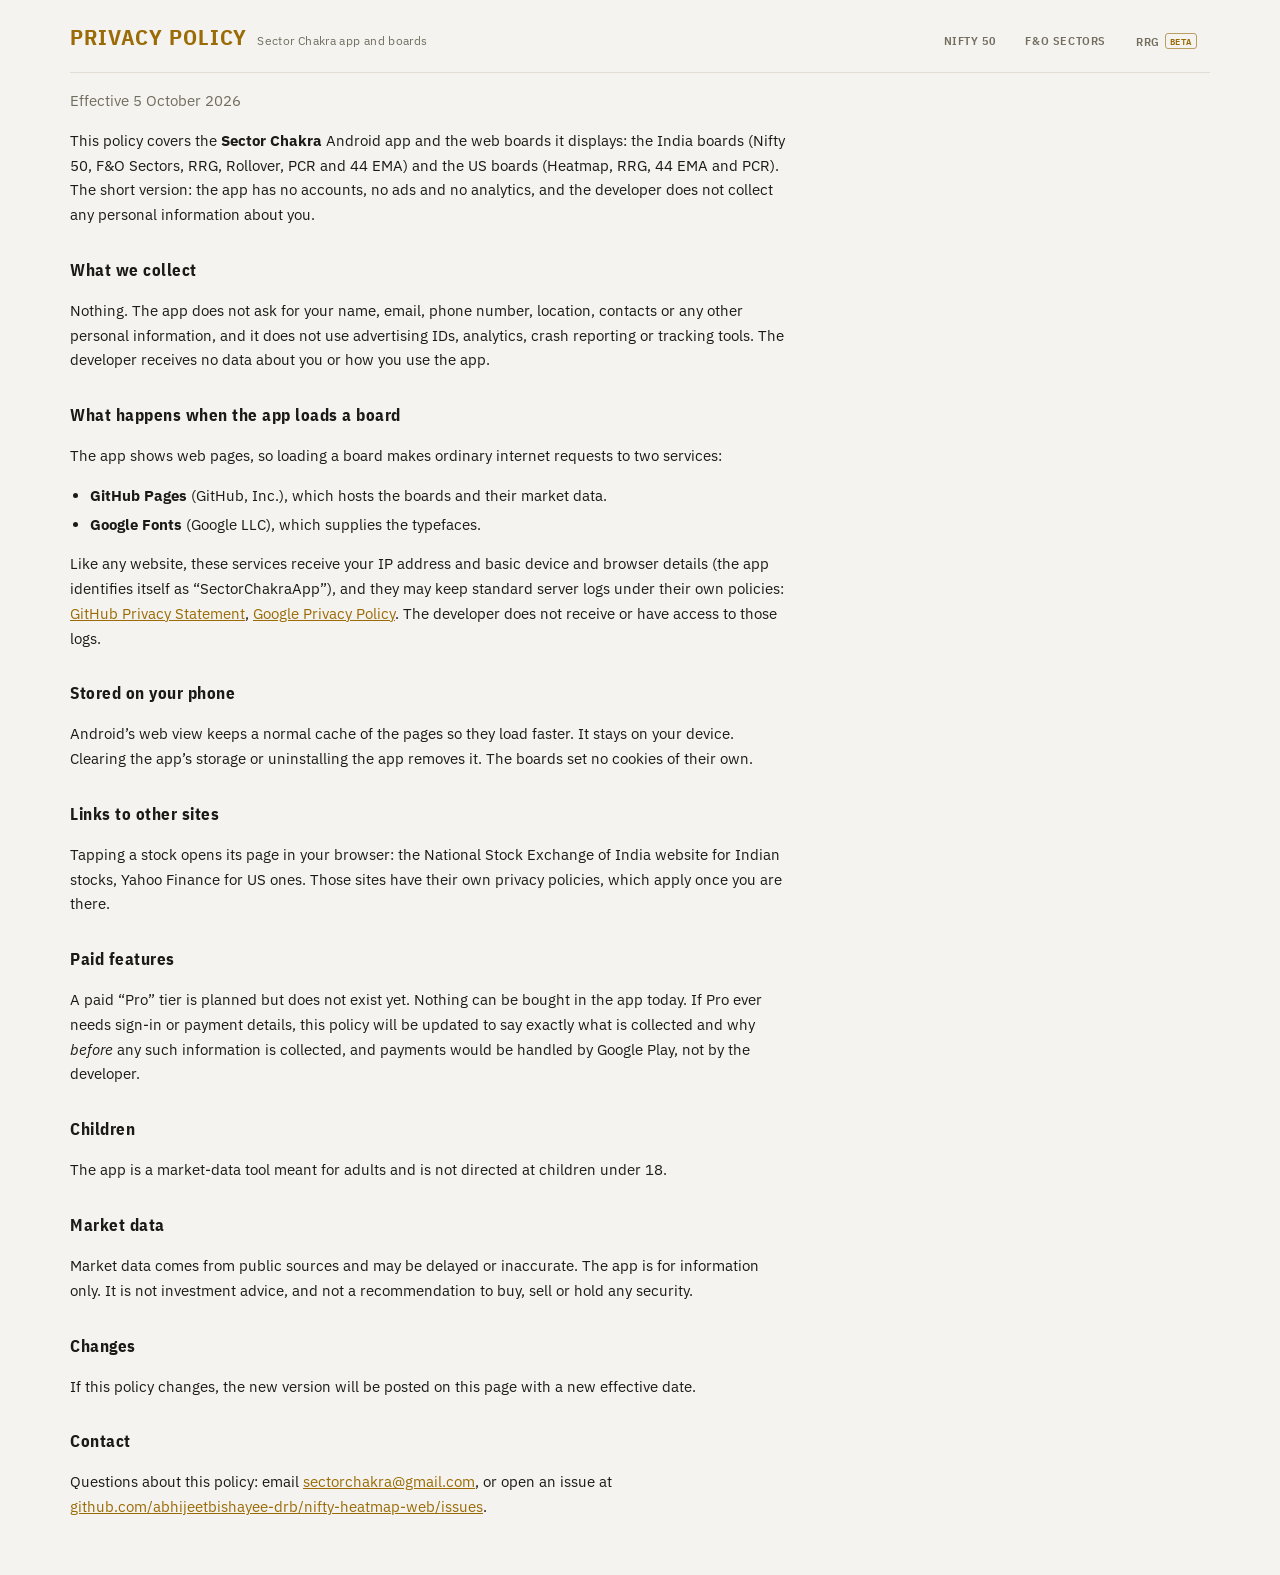
<file: privacy.html>
<!doctype html>
<html lang="en">
<head>
<meta charset="utf-8">
<meta name="viewport" content="width=device-width,initial-scale=1">
<title>Privacy Policy · Sector Chakra</title>
<link rel="preconnect" href="https://fonts.gstatic.com" crossorigin>
<link rel="stylesheet" href="https://fonts.googleapis.com/css2?family=IBM+Plex+Sans+Condensed:wght@500;600;700&family=IBM+Plex+Sans:wght@400;500;600&family=IBM+Plex+Mono:wght@400;500;600;700&display=swap">
<link rel="stylesheet" href="assets/app.css?v=20261006b">
<style>
  .policy{ max-width:720px; font-size:15px; line-height:1.65; }
  .policy h2{ font-family:"IBM Plex Sans Condensed",sans-serif; font-size:17px; letter-spacing:0.03em;
              color:var(--text); margin:28px 0 8px; }
  .policy p, .policy li{ color:var(--text); }
  .policy ul{ padding-left:20px; margin:6px 0; }
  .policy li{ margin:4px 0; }
  .policy .dim{ color:var(--text-dim); }
  .policy a{ color:var(--accent); }
</style>
</head>
<body>
<div class="wrap">
  <div class="topbar">
    <div class="brand">
      <h1>Privacy Policy</h1>
      <span class="sub">Sector Chakra app and boards</span>
    </div>
    <nav class="nav">
      <a href="index.html">Nifty 50</a>
      <a href="sectors.html">F&amp;O Sectors</a>
      <a href="rrg.html">RRG<span class="beta">Beta</span></a>
    </nav>
  </div>

  <div class="policy">
    <p class="dim">Effective 5 October 2026</p>

    <p>This policy covers the <strong>Sector Chakra</strong> Android app and the web boards it
    displays: the India boards (Nifty 50, F&amp;O Sectors, RRG, Rollover, PCR and 44 EMA) and the
    US boards (Heatmap, RRG, 44 EMA and PCR). The short version: the
    app has no accounts, no ads and no analytics, and the developer does not collect any personal
    information about you.</p>

    <h2>What we collect</h2>
    <p>Nothing. The app does not ask for your name, email, phone number, location, contacts or any
    other personal information, and it does not use advertising IDs, analytics, crash reporting or
    tracking tools. The developer receives no data about you or how you use the app.</p>

    <h2>What happens when the app loads a board</h2>
    <p>The app shows web pages, so loading a board makes ordinary internet requests to two
    services:</p>
    <ul>
      <li><strong>GitHub Pages</strong> (GitHub, Inc.), which hosts the boards and their market data.</li>
      <li><strong>Google Fonts</strong> (Google LLC), which supplies the typefaces.</li>
    </ul>
    <p>Like any website, these services receive your IP address and basic device and browser
    details (the app identifies itself as &ldquo;SectorChakraApp&rdquo;), and they may keep
    standard server logs under their own policies:
    <a href="https://docs.github.com/en/site-policy/privacy-policies/github-general-privacy-statement">GitHub Privacy Statement</a>,
    <a href="https://policies.google.com/privacy">Google Privacy Policy</a>.
    The developer does not receive or have access to those logs.</p>

    <h2>Stored on your phone</h2>
    <p>Android&rsquo;s web view keeps a normal cache of the pages so they load faster. It stays on
    your device. Clearing the app&rsquo;s storage or uninstalling the app removes it. The boards
    set no cookies of their own.</p>

    <h2>Links to other sites</h2>
    <p>Tapping a stock opens its page in your browser: the National Stock Exchange of India
    website for Indian stocks, Yahoo Finance for US ones. Those sites have their own privacy
    policies, which apply once you are there.</p>

    <h2>Paid features</h2>
    <p>A paid &ldquo;Pro&rdquo; tier is planned but does not exist yet. Nothing can be bought in
    the app today. If Pro ever needs sign-in or payment details, this policy will be updated to
    say exactly what is collected and why <em>before</em> any such information is collected,
    and payments would be handled by Google Play, not by the developer.</p>

    <h2>Children</h2>
    <p>The app is a market-data tool meant for adults and is not directed at children under 18.</p>

    <h2>Market data</h2>
    <p>Market data comes from public sources and may be delayed or inaccurate. The app is for
    information only. It is not investment advice, and not a recommendation to buy, sell or
    hold any security.</p>

    <h2>Changes</h2>
    <p>If this policy changes, the new version will be posted on this page with a new effective
    date.</p>

    <h2>Contact</h2>
    <p>Questions about this policy: email
    <a href="mailto:sectorchakra@gmail.com">sectorchakra@gmail.com</a>, or open an issue at
    <a href="https://github.com/abhijeetbishayee-drb/nifty-heatmap-web/issues">github.com/abhijeetbishayee-drb/nifty-heatmap-web/issues</a>.</p>
  </div>
</div>
</body>
</html>
</file>
<file: assets/app.css>
/* Shared by index.html, sectors.html and rrg.html. Those pages load this file
   (and app.js) as ?v=YYYYMMDD - bump that in all three when either asset
   changes, or browsers and the Android app's WebView keep the old copy for up
   to GitHub Pages' 10-minute cache lifetime while the new HTML has arrived. */
:root{
    --bg:#f4f3ef;
    --panel:#ffffff;
    --panel-2:#faf9f6;
    --border:#e1ddd2;
    --text:#1b1a17;
    --text-dim:#726d5f;
    --accent:#9a6b06;

    --b-strong-gain:#1f8a4c; --b-strong-gain-tx:#ffffff;
    --b-gain-3:#2f9d55;      --b-gain-3-tx:#ffffff;
    --b-gain-2:#4bad63;      --b-gain-2-tx:#0d2414;
    --b-gain-1:#8fc79b;      --b-gain-1-tx:#12321c;
    --b-flat:#cabf8e;        --b-flat-tx:#2c2712;
    --b-loss-1:#e4a09a;      --b-loss-1-tx:#3a0f0b;
    --b-loss-2:#d4655c;      --b-loss-2-tx:#ffffff;
    --b-loss-3:#b8362d;      --b-loss-3-tx:#ffffff;
    --b-strong-loss:#8f1f18; --b-strong-loss-tx:#ffffff;
    --b-na:#d8d4c8;          --b-na-tx:#726d5f;

    --live-dot:#2f9d55;
    --info:#2f5fa8; --info-tx:#ffffff;
  }
  @media (prefers-color-scheme: dark){
    :root:not([data-theme="light"]){
      --bg:#0b0c0d; --panel:#141517; --panel-2:#191a1d; --border:#2a2c30;
      --text:#eceae4; --text-dim:#8b8a83; --accent:#e8b84a;
      --info:#4d84e2; --info-tx:#08122a;
      --b-strong-gain:#0e8a45; --b-strong-gain-tx:#eafff0;
      --b-gain-3:#159650;      --b-gain-3-tx:#eafff0;
      --b-gain-2:#238f52;      --b-gain-2-tx:#eafff0;
      --b-gain-1:#356b48;      --b-gain-1-tx:#dcf3e2;
      --b-flat:#5c5530;        --b-flat-tx:#f1ecd4;
      --b-loss-1:#6e2a26;      --b-loss-1-tx:#fce3e0;
      --b-loss-2:#8a231e;      --b-loss-2-tx:#fde5e3;
      --b-loss-3:#9c1912;      --b-loss-3-tx:#ffe6e4;
      --b-strong-loss:#7a120c; --b-strong-loss-tx:#ffe1de;
      --b-na:#232427;          --b-na-tx:#7a7972;
      --live-dot:#3ec46f;
    }
  }
  :root[data-theme="dark"]{
    --bg:#0b0c0d; --panel:#141517; --panel-2:#191a1d; --border:#2a2c30;
    --text:#eceae4; --text-dim:#8b8a83; --accent:#e8b84a;
    --b-strong-gain:#0e8a45; --b-strong-gain-tx:#eafff0;
    --b-gain-3:#159650;      --b-gain-3-tx:#eafff0;
    --b-gain-2:#238f52;      --b-gain-2-tx:#eafff0;
    --b-gain-1:#356b48;      --b-gain-1-tx:#dcf3e2;
    --b-flat:#5c5530;        --b-flat-tx:#f1ecd4;
    --b-loss-1:#6e2a26;      --b-loss-1-tx:#fce3e0;
    --b-loss-2:#8a231e;      --b-loss-2-tx:#fde5e3;
    --b-loss-3:#9c1912;      --b-loss-3-tx:#ffe6e4;
    --b-strong-loss:#7a120c; --b-strong-loss-tx:#ffe1de;
    --b-na:#232427;          --b-na-tx:#7a7972;
    --live-dot:#3ec46f;
    --info:#4d84e2; --info-tx:#08122a;
  }

  *{box-sizing:border-box;}
  /* a class with display:flex/grid beats the UA sheet's [hidden] rule */
  [hidden]{ display:none !important; }
  body{
    margin:0;
    background:var(--bg);
    color:var(--text);
    font-family:"IBM Plex Sans",system-ui,sans-serif;
    -webkit-font-smoothing:antialiased;
  }
  .wrap{ max-width:1180px; margin:0 auto; padding:22px 20px 40px; }

  .topbar{
    display:flex; align-items:baseline; justify-content:space-between;
    flex-wrap:wrap; gap:10px 24px; padding-bottom:16px;
    border-bottom:1px solid var(--border); margin-bottom:16px;
  }
  .brand{ display:flex; align-items:baseline; gap:10px; }
  .brand h1{
    font-family:"IBM Plex Sans Condensed",sans-serif; font-weight:700;
    font-size:22px; letter-spacing:0.04em; text-transform:uppercase;
    color:var(--accent); margin:0;
  }
  .brand .sub{ font-size:12px; color:var(--text-dim); letter-spacing:0.03em; }
  .index-readout{
    display:flex; align-items:baseline; gap:10px;
    font-family:"IBM Plex Mono",monospace; font-variant-numeric:tabular-nums;
  }
  .index-readout .idx-name{
    font-family:"IBM Plex Sans Condensed",sans-serif; font-weight:600;
    font-size:13px; color:var(--text-dim); letter-spacing:0.05em; text-transform:uppercase;
  }
  .index-readout .idx-price{ font-size:20px; font-weight:600; }
  .index-readout .idx-delta{ font-size:14px; font-weight:600; padding:2px 8px; border-radius:3px; }
  .idx-delta.up{ background:var(--b-gain-2); color:var(--b-gain-2-tx); }
  .idx-delta.down{ background:var(--b-loss-2); color:var(--b-loss-2-tx); }

  /* ── Index range cards ─────────────────────────── */
  .indices-row{
    display:grid; grid-template-columns:1fr 1fr; gap:16px;
    margin-bottom:20px;
  }
  @media (max-width:560px){ .indices-row{ grid-template-columns:1fr; } }
  .index-card{
    background:var(--panel); border:1px solid var(--border);
    border-radius:8px; padding:14px 18px 18px;
  }
  .index-card-head{
    display:flex; flex-wrap:wrap; align-items:baseline;
    gap:4px 12px; margin-bottom:14px;
  }
  .index-card-head .idx-name{ flex:1 1 auto; }
  .index-card-head .idx-figures{
    display:flex; align-items:baseline; gap:8px; flex-wrap:nowrap;
  }
  .idx-price{ white-space:nowrap; }
  .idx-delta{ white-space:nowrap; }
  .range-visual{ position:relative; height:58px; }
  .range-visual .track-line{
    position:absolute; top:40px; left:44px; right:44px; height:2px;
    background:var(--border);
  }
  .range-visual .end-pill{
    position:absolute; top:40px; transform:translateY(-50%);
    font-family:"IBM Plex Mono",monospace; font-size:11px; font-weight:600;
    padding:5px 9px; border-radius:12px; white-space:nowrap;
    background:var(--panel-2); color:var(--text-dim); border:1px solid var(--border);
    font-variant-numeric:tabular-nums;
  }
  .range-visual .end-pill.low{ left:0; }
  .range-visual .end-pill.high{ right:0; }
  .range-visual .cur-dot{
    position:absolute; top:40px; width:9px; height:9px; border-radius:50%;
    background:var(--info); transform:translate(-50%,-50%);
    box-shadow:0 0 0 3px color-mix(in srgb, var(--info) 25%, transparent);
  }
  .range-visual .cur-stem{
    position:absolute; top:24px; width:2px; height:16px;
    background:var(--info); transform:translateX(-50%); opacity:0.55;
  }
  .range-visual .cur-pill{
    position:absolute; top:0; transform:translateX(-50%);
    background:var(--info); color:var(--info-tx); font-weight:700; font-size:12.5px;
    padding:5px 10px; border-radius:14px; white-space:nowrap;
    font-family:"IBM Plex Mono",monospace; font-variant-numeric:tabular-nums;
  }

  .meta-row{
    display:flex; justify-content:space-between; align-items:center;
    flex-wrap:wrap; gap:8px 20px; margin-bottom:16px;
    font-size:11.5px; color:var(--text-dim);
  }
  .status{ display:flex; align-items:center; gap:8px; font-family:"IBM Plex Mono",monospace; }
  .live-dot{
    width:7px; height:7px; border-radius:50%; background:var(--live-dot);
    box-shadow:0 0 0 0 var(--live-dot);
    animation:pulse 2s infinite;
  }
  @media (prefers-reduced-motion:reduce){ .live-dot{ animation:none; } }
  @keyframes pulse{
    0%{ box-shadow:0 0 0 0 color-mix(in srgb, var(--live-dot) 55%, transparent); }
    70%{ box-shadow:0 0 0 6px transparent; }
    100%{ box-shadow:0 0 0 0 transparent; }
  }
  .status.stale .live-dot{ background:var(--b-loss-3); animation:none; }
  /* amber = the scheduled rebuild has not run when it should have.
     Distinct from .stale (red, the feed is unreachable): the data here
     is readable and correct as of its own date, it is just not today's. */
  .status.overdue .live-dot{ background:var(--q-weak); animation:none; }
  .status.overdue #statusText{ color:var(--q-weak); }
  .legend{ display:flex; align-items:center; gap:6px 5px; flex-wrap:wrap; }
  .legend .chip{ width:16px; height:10px; border-radius:2px; }
  .legend span.lbl{ margin:0 2px; }

  .grid{
    display:grid; grid-template-columns:repeat(auto-fill,minmax(128px,1fr));
    gap:4px; margin-bottom:22px;
  }
  .tile{
    border-radius:4px; padding:8px 10px 7px; min-height:92px;
    display:flex; flex-direction:column; gap:5px;
    transition:transform .12s ease, box-shadow .12s ease, background-color .4s ease;
    color:inherit; text-decoration:none; cursor:pointer;
  }
  .tile:hover{ transform:translateY(-2px); box-shadow:0 4px 14px color-mix(in srgb, currentColor 22%, transparent); }
  .tile:focus-visible{ outline:2px solid var(--info); outline-offset:2px; }
  .tile .name{ font-family:"IBM Plex Sans Condensed",sans-serif; font-weight:600; font-size:12.5px; letter-spacing:0.01em; }
  /* Company name under the ticker (from nifty-heatmap-core COMPANY_NAMES).
     One line, ellipsized, so long names cannot change the tile height. */
  .tile .full{ font-size:10.5px; line-height:1.2; margin-top:-4px; opacity:0.78;
               white-space:nowrap; overflow:hidden; text-overflow:ellipsis; }
  .tile .figures{ display:flex; align-items:baseline; justify-content:space-between; gap:6px; }
  .tile .price{ font-family:"IBM Plex Mono",monospace; font-size:11px; font-variant-numeric:tabular-nums; opacity:0.92; }
  .tile .pct{ font-family:"IBM Plex Mono",monospace; font-weight:700; font-size:12.5px; font-variant-numeric:tabular-nums; }

  .day-range{ margin-top:auto; }
  .day-range .track{
    position:relative; height:3px; border-radius:2px;
    background:color-mix(in srgb, currentColor 28%, transparent);
  }
  .day-range .dot{
    position:absolute; top:50%; width:7px; height:7px; border-radius:50%;
    background:currentColor; transform:translate(-50%,-50%);
    box-shadow:0 0 0 2px color-mix(in srgb, currentColor 22%, transparent);
  }
  .day-range .labels{
    display:flex; justify-content:space-between; margin-top:3px;
    font-family:"IBM Plex Mono",monospace; font-size:8.5px;
    font-variant-numeric:tabular-nums; opacity:0.8; letter-spacing:0.01em;
  }

  /* Week/month nested bar. Shares the tile's currentColor so it themes with
     the tile's own bucket instead of needing a colour per bucket. */
  .per-range{ margin-top:5px; }
  .per-track{ position:relative; height:7px; }
  .per-track > div{ position:absolute; top:50%; transform:translateY(-50%); }
  .per-m{ left:0; right:0; height:3px; border-radius:2px;
          background:color-mix(in srgb, currentColor 16%, transparent); }
  .per-w{ height:3px; border-radius:2px;
          background:color-mix(in srgb, currentColor 58%, transparent); }
  .per-dot{ width:6px; height:6px; border-radius:50%; background:currentColor;
            transform:translate(-50%,-50%); }
  /* One line, never two: the three parts wrapped at narrow tile widths and the
     month high ended up under the low. nowrap plus a shrinkable middle keeps
     the two prices pinned to the ends, which is what makes it read as a range. */
  .per-cap{
    display:flex; justify-content:space-between; align-items:baseline; gap:5px;
    margin-top:3px; white-space:nowrap;
    font-family:"IBM Plex Mono",monospace; font-size:8px;
    font-variant-numeric:tabular-nums; opacity:0.72; letter-spacing:0.01em;
  }
  .per-cap .ten{ font-size:7.5px; opacity:0.92; overflow:hidden; text-overflow:ellipsis; }

  .b-strong-gain{ background:var(--b-strong-gain); color:var(--b-strong-gain-tx); }
  .b-gain-3{ background:var(--b-gain-3); color:var(--b-gain-3-tx); }
  .b-gain-2{ background:var(--b-gain-2); color:var(--b-gain-2-tx); }
  .b-gain-1{ background:var(--b-gain-1); color:var(--b-gain-1-tx); }
  .b-flat{ background:var(--b-flat); color:var(--b-flat-tx); }
  .b-loss-1{ background:var(--b-loss-1); color:var(--b-loss-1-tx); }
  .b-loss-2{ background:var(--b-loss-2); color:var(--b-loss-2-tx); }
  .b-loss-3{ background:var(--b-loss-3); color:var(--b-loss-3-tx); }
  .b-strong-loss{ background:var(--b-strong-loss); color:var(--b-strong-loss-tx); }
  .b-na{ background:var(--b-na); color:var(--b-na-tx); }

  .movers{ display:grid; grid-template-columns:1fr 1fr; gap:16px; }
  @media (max-width:520px){ .movers{ grid-template-columns:1fr; } }
  .mover-panel{ background:var(--panel); border:1px solid var(--border); border-radius:6px; padding:14px 16px; }
  .mover-panel h2{
    font-family:"IBM Plex Sans Condensed",sans-serif; font-size:12px; font-weight:700;
    letter-spacing:0.08em; text-transform:uppercase; margin:0 0 10px;
  }
  .mover-panel.gainers h2{ color:var(--b-gain-3); }
  .mover-panel.losers h2{ color:var(--b-loss-3); }
  .mover-row{
    padding:7px 0; border-bottom:1px solid var(--border);
    font-family:"IBM Plex Mono",monospace; font-size:12.5px; font-variant-numeric:tabular-nums;
  }
  .mover-row:last-child{ border-bottom:none; }
  .mover-top{ display:flex; justify-content:space-between; align-items:baseline; margin-bottom:5px; }
  .mover-row .m-name{ font-family:"IBM Plex Sans Condensed",sans-serif; font-weight:600; font-size:13px; color:var(--text);
                      flex:1; min-width:0; white-space:nowrap; overflow:hidden; text-overflow:ellipsis; }
  .mover-row .m-full{ margin-left:6px; font-weight:400; font-size:11.5px; color:var(--text-dim); }
  .mover-row .m-price{ color:var(--text-dim); }
  .mover-row .m-pct{ font-weight:700; min-width:64px; text-align:right; }
  .gainers .m-pct{ color:var(--b-gain-3); }
  .losers .m-pct{ color:var(--b-loss-3); }
  .gainers .day-range{ color:var(--b-gain-3); }
  .losers .day-range{ color:var(--b-loss-3); }
  .mover-row .day-range{ margin-top:0; }

  .footnote{ margin-top:20px; font-size:11px; color:var(--text-dim); line-height:1.5; }
  /* Same sentence on every board (and the sibling boards inline), so the app
     carries it whichever board is open. */
  .disclaimer{ margin-top:14px; padding-top:10px; border-top:1px solid var(--border);
               font-size:11px; color:var(--text-dim); line-height:1.5; }
  .footnote code{ font-family:"IBM Plex Mono",monospace; background:var(--panel-2); padding:1px 5px; border-radius:3px; }

/* ── Page nav ───────────────────────────────────────── */
.nav{ display:flex; gap:4px; flex-wrap:wrap; }
.nav a{
  font-family:"IBM Plex Sans Condensed",sans-serif; font-size:12px; font-weight:600;
  letter-spacing:0.05em; text-transform:uppercase; text-decoration:none;
  padding:6px 12px; border-radius:5px; color:var(--text-dim);
  border:1px solid transparent;
}
.nav a:hover{ color:var(--text); }
.nav a.active{ background:var(--panel); border-color:var(--border); color:var(--text); }
.nav a:focus-visible{ outline:2px solid var(--info); outline-offset:2px; }
/* The first three links are pages of THIS board; the rest are separate
   projects on the same origin. They are marked apart rather than merged in,
   because a nav that mixes "switch view" with "leave for another app" makes
   the back button the only way to tell what just happened. Never .active -
   these pages cannot be the current one. */
.nav .nav-sep{ width:1px; align-self:stretch; margin:2px 6px;
               background:var(--border); opacity:0.8; }
.nav a.away{ color:var(--text-dim); opacity:0.78; }
.nav a.away::after{ content:"\2197"; font-size:10px; margin-left:4px;
                    vertical-align:1px; opacity:0.7; }
.nav a.away:hover{ color:var(--text); opacity:1; }
@media (max-width:640px){ .nav .nav-sep{ display:none; } }
/* Beta marker - the RRG board is still being validated, so it is labelled
   wherever it is linked (here, the page heading, and the sibling boards'
   navs) rather than only on its own page. */
.beta{
  display:inline-block; margin-left:5px; padding:0 4px; border-radius:3px;
  font-family:"IBM Plex Mono",monospace; font-size:9px; font-weight:600;
  letter-spacing:0.06em; line-height:14px; vertical-align:1px;
  color:var(--accent); border:1px solid color-mix(in srgb, var(--accent) 55%, var(--border));
  text-transform:uppercase;
}
.brand h1 .beta{ font-size:10px; vertical-align:4px; }

/* ── Sector summary list (one sector per row) ───────── */
.sector-strip{ display:flex; flex-direction:column; gap:3px; margin-bottom:22px; }
.sector-row{
  display:grid;
  grid-template-columns:minmax(140px,200px) 62px minmax(150px,1fr) minmax(200px,225px);
  align-items:center; gap:14px;
  padding:5px 9px; border-radius:5px; text-decoration:none; color:inherit;
  background:var(--panel); border:1px solid var(--border);
  transition:border-color .12s ease;
}
.sector-row:hover{ border-color:color-mix(in srgb, var(--info) 55%, var(--border)); }
.sector-row:focus-visible{ outline:2px solid var(--info); outline-offset:2px; }
.sector-row .nm{
  font-family:"IBM Plex Sans Condensed",sans-serif; font-weight:600; font-size:12px;
  letter-spacing:0.02em; color:var(--text);
}
.sector-row .vl{
  font-family:"IBM Plex Mono",monospace; font-weight:700; font-size:11px;
  font-variant-numeric:tabular-nums; text-align:center;
  padding:3px 0; border-radius:3px;
}

/* inline day-range for the sectoral index */
.idx-range{ display:flex; align-items:center; gap:8px; min-width:0; }
.idx-range .lo, .idx-range .hi{
  font-family:"IBM Plex Mono",monospace; font-size:9.5px; color:var(--text-dim);
  font-variant-numeric:tabular-nums; white-space:nowrap;
}
.idx-range .bar{
  position:relative; flex:1; height:3px; border-radius:2px; background:var(--border);
  min-width:60px;
}
.idx-range .dot{
  position:absolute; top:50%; width:8px; height:8px; border-radius:50%;
  background:var(--info); transform:translate(-50%,-50%);
  box-shadow:0 0 0 2px color-mix(in srgb, var(--info) 25%, transparent);
}
.idx-meta{
  display:flex; align-items:baseline; justify-content:flex-end; gap:7px;
  font-family:"IBM Plex Mono",monospace; font-variant-numeric:tabular-nums;
  white-space:nowrap; min-width:0; overflow:hidden;
}
.idx-meta .lbl{
  font-family:"IBM Plex Sans Condensed",sans-serif; font-size:9.5px;
  color:var(--text-dim); letter-spacing:0.03em; text-transform:uppercase;
  overflow:hidden; text-overflow:ellipsis; min-width:0;
}
.idx-meta .px{ font-size:11px; font-weight:600; }
.idx-meta .pc{ font-size:11px; font-weight:700; }
.idx-meta .pc.up{ color:var(--b-gain-3); }
.idx-meta .pc.down{ color:var(--b-loss-3); }
/* constituent-derived fallback range: muted + dashed, never reads as an index */
.idx-range.synth .bar{
  background:transparent;
  border-top:2px dashed color-mix(in srgb, var(--text-dim) 55%, transparent);
  height:0;
}
.idx-range.synth .dot{
  background:var(--text-dim); box-shadow:0 0 0 2px color-mix(in srgb, var(--text-dim) 22%, transparent);
  width:7px; height:7px;
}
.idx-range.synth .lo, .idx-range.synth .hi{ opacity:0.75; }
.idx-none{
  font-size:10px; color:var(--text-dim); font-style:italic;
  text-align:right; line-height:1.35;
}
.idx-none .sub2{ font-size:9px; opacity:0.75; font-style:normal; }
@media (max-width:720px){
  .sector-row{ grid-template-columns:1fr 62px; gap:6px 10px; }
  .sector-row .idx-range{ grid-column:1 / -1; }
  .sector-row .idx-meta{ grid-column:1 / -1; justify-content:flex-start; }
  .idx-none{ grid-column:1 / -1; }
}

/* ── Sector blocks ──────────────────────────────────── */
.sector-block{ margin-bottom:18px; scroll-margin-top:12px; }
.sector-head{
  display:flex; align-items:baseline; gap:10px; flex-wrap:wrap;
  margin-bottom:7px; padding-bottom:6px; border-bottom:1px solid var(--border);
}
.sector-head h2{
  font-family:"IBM Plex Sans Condensed",sans-serif; font-size:14px; font-weight:700;
  letter-spacing:0.05em; text-transform:uppercase; margin:0; color:var(--text);
}
.sector-head .n{ font-family:"IBM Plex Mono",monospace; font-size:11px; color:var(--text-dim); }
.sector-head .avg{
  font-family:"IBM Plex Mono",monospace; font-weight:700; font-size:12px;
  padding:2px 8px; border-radius:3px; font-variant-numeric:tabular-nums;
}
.sector-head .breadth{
  margin-left:auto; display:flex; align-items:center; gap:7px;
  font-family:"IBM Plex Mono",monospace; font-size:10.5px; color:var(--text-dim);
  font-variant-numeric:tabular-nums;
}
.breadth-bar{
  width:74px; height:5px; border-radius:3px; overflow:hidden;
  display:flex; background:var(--b-na);
}
.breadth-bar .up{ background:var(--b-gain-3); }
.breadth-bar .down{ background:var(--b-loss-3); }
.sector-block .grid{ margin-bottom:0; }

/* ── Sort controls ──────────────────────────────────── */
.controls{ display:flex; align-items:center; gap:6px; flex-wrap:wrap; }
.controls .lbl{ font-size:11px; color:var(--text-dim); }
.controls button{
  font-family:"IBM Plex Sans Condensed",sans-serif; font-size:11px; font-weight:600;
  letter-spacing:0.04em; text-transform:uppercase;
  padding:5px 10px; border-radius:5px; cursor:pointer;
  border:1px solid var(--border); background:var(--panel); color:var(--text-dim);
}
.controls button:hover{ color:var(--text); }
.controls button.active{ color:var(--text); border-color:var(--info); }
.controls button:focus-visible{ outline:2px solid var(--info); outline-offset:2px; }

/* ── Pinned index groups (NIFTY 50 / BANK NIFTY) ────── */
.sector-row.pinned{
  border-color:color-mix(in srgb, var(--accent) 45%, var(--border));
  background:color-mix(in srgb, var(--accent) 7%, var(--panel));
}
.sector-row.pinned .nm{ color:var(--accent); letter-spacing:0.05em; }
.sector-block.pinned .sector-head{
  border-bottom-color:color-mix(in srgb, var(--accent) 45%, var(--border));
}
.sector-block.pinned .sector-head h2{ color:var(--accent); }

/* ── Floating back-to-top ───────────────────────────── */
.to-top{
  position:fixed; top:14px; right:16px; z-index:50;
  display:inline-flex; align-items:center; gap:5px;
  font-family:"IBM Plex Sans Condensed",sans-serif; font-size:11.5px; font-weight:700;
  letter-spacing:0.06em; text-transform:uppercase;
  padding:7px 13px; border-radius:20px; cursor:pointer;
  /* fully opaque: this floats over saturated red/green tiles */
  color:var(--text); background:var(--panel);
  border:1px solid color-mix(in srgb, var(--accent) 55%, var(--border));
  box-shadow:0 2px 10px rgba(0,0,0,0.45);
  opacity:0; visibility:hidden; transform:translateY(-6px);
  transition:opacity .16s ease, transform .16s ease, visibility .16s;
}
.to-top.visible{ opacity:1; visibility:visible; transform:translateY(0); }
.to-top:hover{ border-color:var(--accent); color:var(--accent); }
.to-top:focus-visible{ outline:2px solid var(--info); outline-offset:2px; }
.to-top span{ font-size:13px; line-height:1; }
@media (prefers-reduced-motion:reduce){ .to-top{ transition:none; } }

/* Cash-only names (no F&O contracts): same colour and label as any other tile,
   with a dashed inset rule. outline (not border) so the tile grid stays aligned. */
.tile.cash-only{
  outline:1px dashed color-mix(in srgb, currentColor 42%, transparent);
  outline-offset:-4px;
}

/* ── Relative Rotation Graph ─────────────────────────── */
:root{
  --q-lead:#2f9d55; --q-weak:#c9a227; --q-lag:#b8362d; --q-imp:#2f5fa8;
  --q-fill:0.10;
}
@media (prefers-color-scheme: dark){
  :root:not([data-theme="light"]){
    --q-lead:#3ec46f; --q-weak:#d8b53c; --q-lag:#d4564a; --q-imp:#4d84e2;
    --q-fill:0.13;
  }
}
:root[data-theme="dark"]{
  --q-lead:#3ec46f; --q-weak:#d8b53c; --q-lag:#d4564a; --q-imp:#4d84e2;
  --q-fill:0.13;
}

.rrg-wrap{
  position:relative; background:var(--panel); border:1px solid var(--border);
  border-radius:8px; padding:6px; margin-bottom:14px;
}
#chart{ display:block; width:100%; height:auto; }
/* On phones the canvas is scaled to ~36%, which thinned every line to a
   hairline; keep strokes at their drawn width in screen pixels instead. */
#chart.phone line, #chart.phone polyline, #chart.phone .dot, #chart.phone .sph{ vector-effect:non-scaling-stroke; }
.label-note{ margin:-6px 0 12px; font-size:11px; color:var(--text-dim); }

#chart .q-lead{ fill:var(--q-lead); fill-opacity:var(--q-fill); }
#chart .q-weak{ fill:var(--q-weak); fill-opacity:var(--q-fill); }
#chart .q-lag { fill:var(--q-lag);  fill-opacity:var(--q-fill); }
#chart .q-imp { fill:var(--q-imp);  fill-opacity:var(--q-fill); }

#chart .grid{ stroke:var(--border); stroke-width:1; opacity:0.5; }
#chart .cross{ stroke:var(--text-dim); stroke-width:1.4; opacity:0.75; }
#chart .tick, #chart .axis, #chart .qlabel, #chart .plabel{
  font-family:"IBM Plex Mono",monospace; fill:var(--text-dim);
}
/* Font sizes are set per screen by layoutChart() in rrg.html (viewBox units
   chosen so phones stay readable); the fallbacks are the desktop sizes. */
#chart .tick{ font-size:var(--fs-tick,10px); font-variant-numeric:tabular-nums; }
#chart .axis{ font-size:var(--fs-axis,11px); letter-spacing:0.04em; }
#chart .qlabel{
  font-family:"IBM Plex Sans Condensed",sans-serif; font-size:var(--fs-q,12px); font-weight:700;
  letter-spacing:0.08em; text-transform:uppercase; opacity:0.75;
}
#chart .plabel{
  font-family:"IBM Plex Sans Condensed",sans-serif; font-size:var(--fs-p,10.5px);
  font-weight:600; fill:var(--text); paint-order:stroke;
  stroke:var(--panel); stroke-width:var(--fs-halo,3px); stroke-linejoin:round;
}
#chart .trail{ fill:none; stroke-width:1.6; opacity:0.55; }
#chart .trail.q-lead{ stroke:var(--q-lead); } #chart .trail.q-weak{ stroke:var(--q-weak); }
#chart .trail.q-lag { stroke:var(--q-lag);  } #chart .trail.q-imp { stroke:var(--q-imp);  }
#chart .dot-s{ opacity:0.5; }
#chart .dot-s.q-lead,#chart .dot.q-lead{ fill:var(--q-lead); }
#chart .dot-s.q-weak,#chart .dot.q-weak{ fill:var(--q-weak); }
#chart .dot-s.q-lag, #chart .dot.q-lag { fill:var(--q-lag);  }
#chart .dot-s.q-imp, #chart .dot.q-imp { fill:var(--q-imp);  }
#chart .dot{ stroke:var(--panel); stroke-width:1.5; cursor:pointer; }
#chart .dot.cash{ stroke-dasharray:2 2; stroke:var(--text-dim); stroke-width:1.6; }
#chart .dot:hover{ stroke:var(--text); }
#chart .dot:focus-visible{ outline:2px solid var(--info); }

.rrg-tip{
  position:absolute; pointer-events:none; z-index:5; max-width:220px;
  background:var(--panel-2); border:1px solid var(--border); border-radius:6px;
  padding:7px 10px; font-size:11.5px; line-height:1.5; color:var(--text);
  box-shadow:0 4px 16px rgba(0,0,0,0.35);
}
.rrg-tip .dim{ color:var(--text-dim); }
.rrg-tip .q{ font-weight:700; }
.rrg-tip .q.q-lead{ color:var(--q-lead); } .rrg-tip .q.q-weak{ color:var(--q-weak); }
.rrg-tip .q.q-lag { color:var(--q-lag);  } .rrg-tip .q.q-imp { color:var(--q-imp);  }

.quad-legend{ display:flex; flex-wrap:wrap; gap:6px 18px; margin-bottom:16px; font-size:11.5px; color:var(--text-dim); }
.quad-key{ display:inline-flex; align-items:center; gap:6px; }
.quad-key .sw{ width:12px; height:12px; border-radius:3px; }
.quad-key .sw.q-lead{ background:var(--q-lead); } .quad-key .sw.q-weak{ background:var(--q-weak); }
.quad-key .sw.q-lag { background:var(--q-lag);  } .quad-key .sw.q-imp { background:var(--q-imp);  }
.quad-key em{ font-style:normal; opacity:0.72; }

.controls select{
  font-family:"IBM Plex Sans Condensed",sans-serif; font-size:11.5px; font-weight:600;
  padding:5px 8px; border-radius:5px; border:1px solid var(--border);
  background:var(--panel); color:var(--text); cursor:pointer;
}
.controls select:focus-visible{ outline:2px solid var(--info); outline-offset:2px; }

/* ── RRG 3D view ─────────────────────────────────────────────────────────
   Volatility is the depth axis. Size is driven by volatility itself rather
   than by perspective alone, so the reading survives rotation; the inverse
   opacity is what keeps the big front spheres from hiding the small ones. */
/* In 3D the whole canvas is a drag surface, so nothing inside it may swallow
   the gesture: starting a drag on a label used to select text instead of
   rotating the globe. */
#chart.d3{ cursor:grab; touch-action:none; user-select:none; -webkit-user-select:none; }
/* NOTHING decorative takes a pointer, in EITHER plot. Only .sph (3D) and
   .dot (2D) are targets. These were .d3-scoped, and the 2D board had the
   same fault in a quieter form: measured by elementFromPoint over every
   dot centre, a text.plabel sat on Information Technology's own dot and a
   polyline.trail sat on TCS's, so those two could not be hovered at all.
   In 3D it was worse - the quadrant faces are painted OVER the bubbles,
   so a click on a bubble's centre had target polygon.quad-face. */
/* the * that marks a NAME whose history was repaired - never a value */
.adj-star{ color:var(--q-weak); font-weight:700; margin-left:2px; }
#chart text{ pointer-events:none; }
#chart .globe, #chart .ind-thread, #chart .trail, #chart .stem,
#chart .dot-s, #chart .quad-face, #chart .globe-body,
#chart .grid, #chart .cross{ pointer-events:none; }
#chart.d3:active{ cursor:grabbing; }
#chart .box{ stroke:var(--border); stroke-width:1; opacity:0.55; fill:none; }
#chart .cross.zax{ stroke-dasharray:4 3; opacity:0.55; }
#chart .vtick{ fill:var(--text-dim); }
#chart .stem{ stroke-width:1; opacity:0.38; }
#chart .stem.q-lead{ stroke:var(--q-lead); } #chart .stem.q-weak{ stroke:var(--q-weak); }
#chart .stem.q-lag { stroke:var(--q-lag);  } #chart .stem.q-imp { stroke:var(--q-imp);  }
#chart .shadow{ fill:var(--text-dim); opacity:0.3; }
#chart .sph{ stroke:var(--panel); stroke-width:1; cursor:pointer; }
#chart .sph.cash{ stroke:var(--text-dim); stroke-width:1.4; stroke-dasharray:3 3; }
#chart .sph:hover{ stroke:var(--text); stroke-width:1.6; }
#chart .sph:focus-visible{ outline:2px solid var(--info); }
.quad-key .sz{ border-radius:50%; background:var(--text-dim); }
.quad-key .sz-lo{ width:8px;  height:8px;  opacity:0.95; }
.quad-key .sz-hi{ width:17px; height:17px; opacity:0.36; }
#chart .trail.t3{ stroke-width:1.1; opacity:0.22; }
#chart .plabel.halo{ paint-order:stroke; stroke:var(--panel); stroke-width:var(--fs-halo,3px); stroke-linejoin:round; }
#chart .tick.halo, #chart .axis.halo{ paint-order:stroke; stroke:var(--panel); stroke-width:var(--fs-halo,3px); stroke-linejoin:round; }

/* Ex-corporate-action tile: the label has to be unmissable, because the
   number next to it would otherwise read as a crash. */
.tile.ex-ca{ outline:1px dashed var(--info); outline-offset:-1px; }
.ca-tag{
  margin-top:3px; font-size:9px; font-weight:700; letter-spacing:0.04em;
  text-transform:uppercase; color:var(--info); opacity:0.95;
}
.ca-tag.na{ color:var(--text-dim); }
.ca-note{ border-left:2px solid var(--info); padding-left:10px; margin-bottom:14px; }

/* Keep a control label with its own buttons when the bar wraps. Without this
   the row breaks mid-group and a toggle lands alone on the next line, where
   it reads as unrelated - which is exactly how the 3D toggle got missed. */
.ctl-group{ display:inline-flex; align-items:center; gap:6px; flex-wrap:nowrap; }
.controls{ gap:6px 14px; }

/* RRG globe frame + industry threads */
#chart .globe{ fill:none; stroke:var(--border); stroke-width:1; opacity:0.7; }
#chart .globe.faint{ opacity:0.18; }
#chart .origin{ fill:var(--text-dim); opacity:0.8; }
#chart .ind-thread{ fill:none; stroke-width:2.4; opacity:0.85; stroke-linejoin:round; stroke-linecap:round; }
.ind-key{ display:inline-flex; align-items:center; gap:6px; }
.ind-key .sw{ width:16px; height:3px; border-radius:2px; }
#chart.d3 .trail.t3{ opacity:0.30; }
/* the clicked one, not just its group - full weight, and a dot per period
   so the pace of the rotation reads as well as its direction */
#chart .trail.t3.pick{ stroke-width:2.4; }
#chart.d3 .trail.t3.pick{ opacity:0.95; }
#chart.d3 .trail.t3.pick.far{ opacity:0.30; }
#chart.d3 .dot-s.t3{ opacity:0.85; }
#chart.d3 .dot-s.t3.far{ opacity:0.25; }

/* The two great circles that mean something - equator = RS-Momentum 100,
   prime meridian = RS-Ratio 100 - are drawn harder than the guide lines,
   because together they are what divides the globe into the four quadrants. */
#chart .globe.divider{ opacity:0.9; stroke:var(--text-dim); stroke-width:1.3; }
#chart .qlabel.q-lead{ fill:var(--q-lead); } #chart .qlabel.q-weak{ fill:var(--q-weak); }
#chart .qlabel.q-lag { fill:var(--q-lag);  } #chart .qlabel.q-imp { fill:var(--q-imp);  }
#chart .qlabel{ font-size:var(--fs-q,12px); font-weight:700; letter-spacing:0.12em; opacity:1; }
#chart .qlabel.halo{ paint-order:stroke; stroke:var(--panel); stroke-width:var(--fs-halo-q,3.5px); stroke-linejoin:round; }

/* ── the globe's solid body ──────────────────────────────────────────────
   A wireframe sphere is transparent, so the far half shows straight through
   and both halves of every quadrant overlap - which is what made the map hard
   to read. The body occludes it; the four tinted faces make the occluder
   carry meaning, so the separation between quadrants is what does the hiding.
   Far-side content is dimmed rather than dropped, so nothing pops in and out
   as the globe turns. */
#chart .globe-body{ fill:var(--bg); fill-opacity:0.82; stroke:none; }
#chart .quad-face{ stroke:none; fill-opacity:0.16; }
#chart .quad-face.q-lead{ fill:var(--q-lead); } #chart .quad-face.q-weak{ fill:var(--q-weak); }
#chart .quad-face.q-lag { fill:var(--q-lag);  } #chart .quad-face.q-imp { fill:var(--q-imp);  }
#chart .globe.equator{ opacity:1; stroke:var(--text); stroke-width:1.6; }
#chart .globe.meridian{ opacity:0.85; stroke:var(--text-dim); stroke-width:1.4; }
#chart .globe.far, #chart .qlabel.far, #chart .ind-thread.far{ opacity:0.16; }
#chart .sph.far{ opacity:0.3; }
#chart .trail.far{ opacity:0.05; }
#chart .glabel{ font-size:var(--fs-g,9.5px); letter-spacing:0.08em; fill:var(--text-dim); }
#chart .glabel.eq{ fill:var(--text); }

/* Click-to-isolate: the unchosen names stay present but recede, so the globe
   keeps its shape and you can still see where the industry sits relative to
   everything else - dropping them entirely would lose that context. */
#chart .sph.muted{ opacity:0.22; }   /* faded, but still legible as context */
#chart .plabel.muted{ opacity:0.12; }
#chart .sph.picked{ stroke:var(--text); stroke-width:2.2; }
#chart.d3{ cursor:grab; }
#chart.d3 .sph{ cursor:pointer; }

/* The dome's rim - the edge of the hemisphere the data lives on. Drawn as
   firmly as the two quadrant dividers, because it is the boundary of the
   whole figure. */
#chart .globe.rim{ opacity:0.7; stroke:var(--text-dim); stroke-width:1.3; }


/* ── Shortlist ─────────────────────────────────────────────────────────
   The chart answers "how is this rotating". With 232 dots it cannot answer
   "which ones", and that is the question someone acts on.
   Every colour here is a token: this sheet has a light theme as well as a
   dark one, and a literal rgba(255,255,255,.06) hairline vanishes on paper. */
.shortlist{ margin:18px 0 6px; border:1px solid var(--border); border-radius:10px; overflow:hidden; }
.sl-head{ display:flex; align-items:baseline; gap:10px; padding:9px 13px;
          background:var(--panel-2); border-bottom:1px solid var(--border); }
.sl-head strong{ font-size:13px; letter-spacing:.2px; }
.sl-count{ font-size:12px; color:var(--text-dim); }
.sl-ctl{ padding:9px 13px 3px; }
.sl-body{ overflow-x:auto; }
table.sl{ border-collapse:collapse; width:100%; min-width:520px; font-variant-numeric:tabular-nums; }
table.sl th, table.sl td{ padding:5px 13px; text-align:right; white-space:nowrap;
                          border-bottom:1px solid var(--border); font-size:12.5px; }
table.sl th{ font-size:10.5px; text-transform:uppercase; letter-spacing:.4px;
             color:var(--text-dim); font-weight:600; }
table.sl td.n, table.sl th.n{ text-align:left; }
table.sl tr:last-child td{ border-bottom:0; }
table.sl tbody tr:hover{ background:var(--panel-2); }
/* Persistence bar. currentColor so one rule tints the bar and the number. */
.sl-bar{ display:inline-block; width:56px; height:7px; border-radius:2px;
         background:var(--border); vertical-align:middle; }
.sl-bar i{ display:block; height:7px; border-radius:2px; background:currentColor; }
.sl-up{ color:var(--b-strong-gain); }
.sl-dn{ color:var(--b-strong-loss); }
.sl-empty{ padding:14px 13px; font-size:12.5px; color:var(--text-dim); }
.sl-note{ margin:2px 13px 11px; }
/* On a phone the table scrolled and RETURN fell off the right edge — the one
   column the panel exists for. RS and MOM are the least actionable of the six
   and the chart already shows both as position, so they are what gets dropped. */
@media (max-width:560px){
  table.sl{ min-width:0; }
  table.sl th:nth-child(n+5), table.sl td:nth-child(n+5){ display:none; }
  table.sl th, table.sl td{ padding:5px 9px; }
}


/* ── Immersive view ────────────────────────────────────────────────────
   Quadrant HUES are kept rather than swapped for the reference's cyan and
   amber: the colour is the only thing still telling you which quadrant a
   point is in once you are inside the cloud and the axes are behind you.
   The hologram look comes from bloom and depth, not from recolouring away
   the meaning. */
#chart.dim-im{ background:#06070a; border-radius:10px; }
.im-grid{ fill:none; stroke:var(--text-dim); stroke-width:1; opacity:.22; }
.im-grid.eq{ opacity:.34; }
.im-dot{ stroke:none; }
.im-dot.q-lead{ fill:var(--q-lead); }
.im-dot.q-weak{ fill:var(--q-weak); }
.im-dot.q-lag { fill:var(--q-lag);  }
.im-dot.q-imp { fill:var(--q-imp);  }
.im-dot.pick { fill:#fff; }
/* Threads carry the quadrant colour of the name they start from, so the web
   still reads as sector structure rather than as decoration. */
.im-link{ fill:none; }
.im-link.q-lead{ stroke:var(--q-lead); }
.im-link.q-weak{ stroke:var(--q-weak); }
.im-link.q-lag { stroke:var(--q-lag);  }
.im-link.q-imp { stroke:var(--q-imp);  }
/* The core is what makes a point read as a light source instead of a dot. */
.im-core{ fill:#eaf6ff; stroke:none; }
/* The hit target carries no paint at all. It must still receive events, so
   fill:none is wrong here — that makes an SVG shape transparent to hits. */
.im-hit{ fill:transparent; stroke:none; cursor:pointer; }
.im-hit:focus{ outline:none; stroke:var(--accent); stroke-width:1.5; }

/* ── Floating market-breadth tracker (F&O sector board) ──────────────────
   Bottom-right, clear of the back-to-top button at top-right. Opaque,
   because it floats over saturated tiles. Collapsible: on a phone it would
   otherwise cover a third of the table, and the counters alone are the part
   worth keeping visible. */
.breadth-float{
  position:fixed; right:16px; bottom:16px; z-index:60;
  width:272px; max-width:calc(100vw - 32px);
  background:var(--panel); border:1px solid var(--border); border-radius:10px;
  box-shadow:0 6px 24px rgba(0,0,0,0.28);
  font-family:"IBM Plex Sans Condensed",sans-serif;
  overflow:hidden;
}
.breadth-float .bf-head{
  display:flex; align-items:center; justify-content:space-between; gap:8px;
  padding:7px 10px; cursor:pointer; user-select:none;
  background:var(--panel-2); border-bottom:1px solid var(--border);
}
.breadth-float .bf-title{
  font-size:10.5px; font-weight:700; letter-spacing:0.07em; text-transform:uppercase;
  color:var(--text-dim);
}
.breadth-float .bf-caret{ color:var(--text-dim); font-size:11px; }
.breadth-float .bf-body{ padding:9px 10px 7px; }
.breadth-float.collapsed .bf-body{ display:none; }

.breadth-float .bf-counts{ display:grid; grid-template-columns:1fr 1fr; gap:7px; }
.breadth-float .bf-cell{ border-radius:7px; padding:5px 8px 6px; text-align:center; }
.breadth-float .bf-cell.up{ background:var(--b-strong-gain); color:var(--b-strong-gain-tx); }
.breadth-float .bf-cell.dn{ background:var(--b-strong-loss); color:var(--b-strong-loss-tx); }
.breadth-float .bf-lbl{
  font-size:9.5px; font-weight:700; letter-spacing:0.08em; text-transform:uppercase;
  opacity:0.9;
}
.breadth-float .bf-num{
  font-family:"IBM Plex Mono",monospace; font-size:25px; font-weight:600; line-height:1.1;
}
.breadth-float .bf-chart{ margin-top:8px; }
.breadth-float .bf-chart svg{ display:block; width:100%; height:86px; }
.breadth-float .bf-axis{
  display:flex; justify-content:space-between;
  font-family:"IBM Plex Mono",monospace; font-size:9.5px; color:var(--text-dim);
  margin-top:2px;
}
.breadth-float .bf-note{
  margin-top:5px; font-size:9.5px; line-height:1.35; color:var(--text-dim);
}
.breadth-float .bf-empty{
  font-size:10.5px; color:var(--text-dim); padding:10px 2px; text-align:center;
}
@media (max-width:560px){
  .breadth-float{ width:calc(100vw - 32px); }
  .breadth-float .bf-num{ font-size:22px; }
}
</file>
